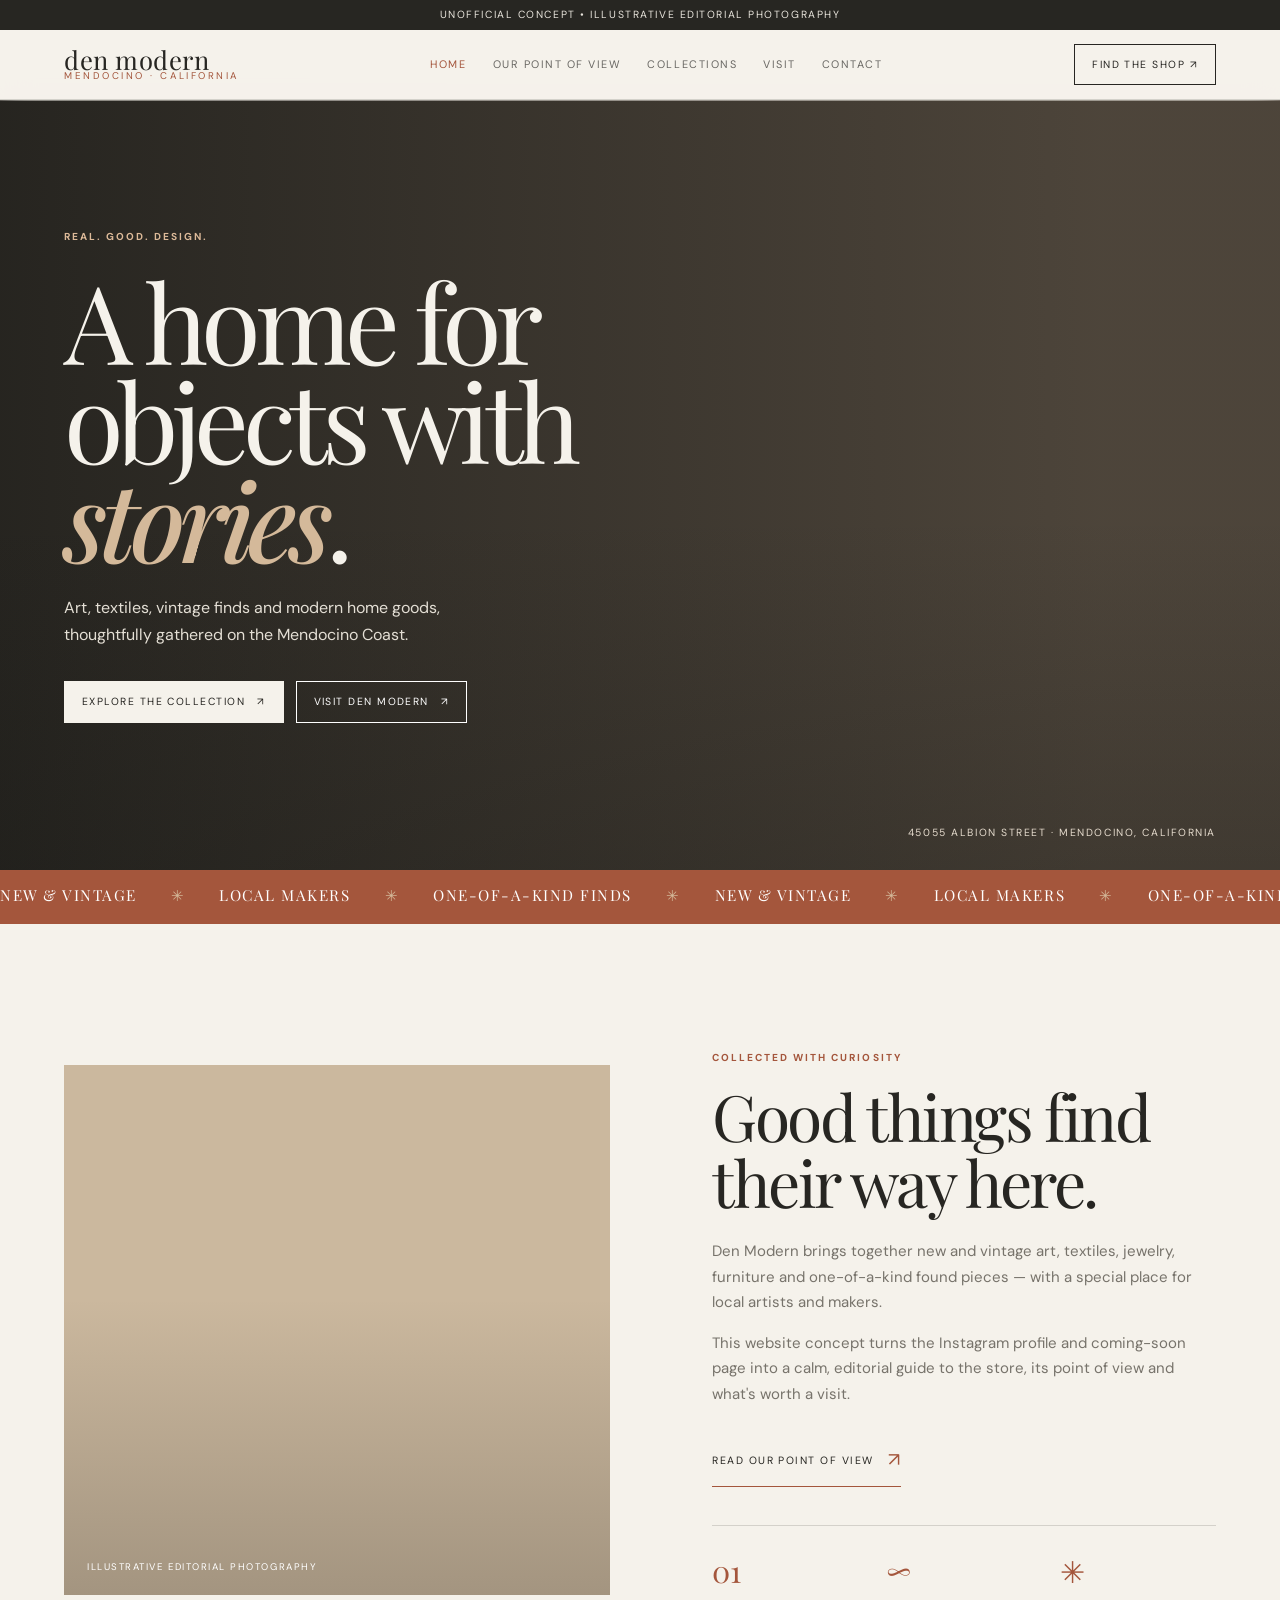
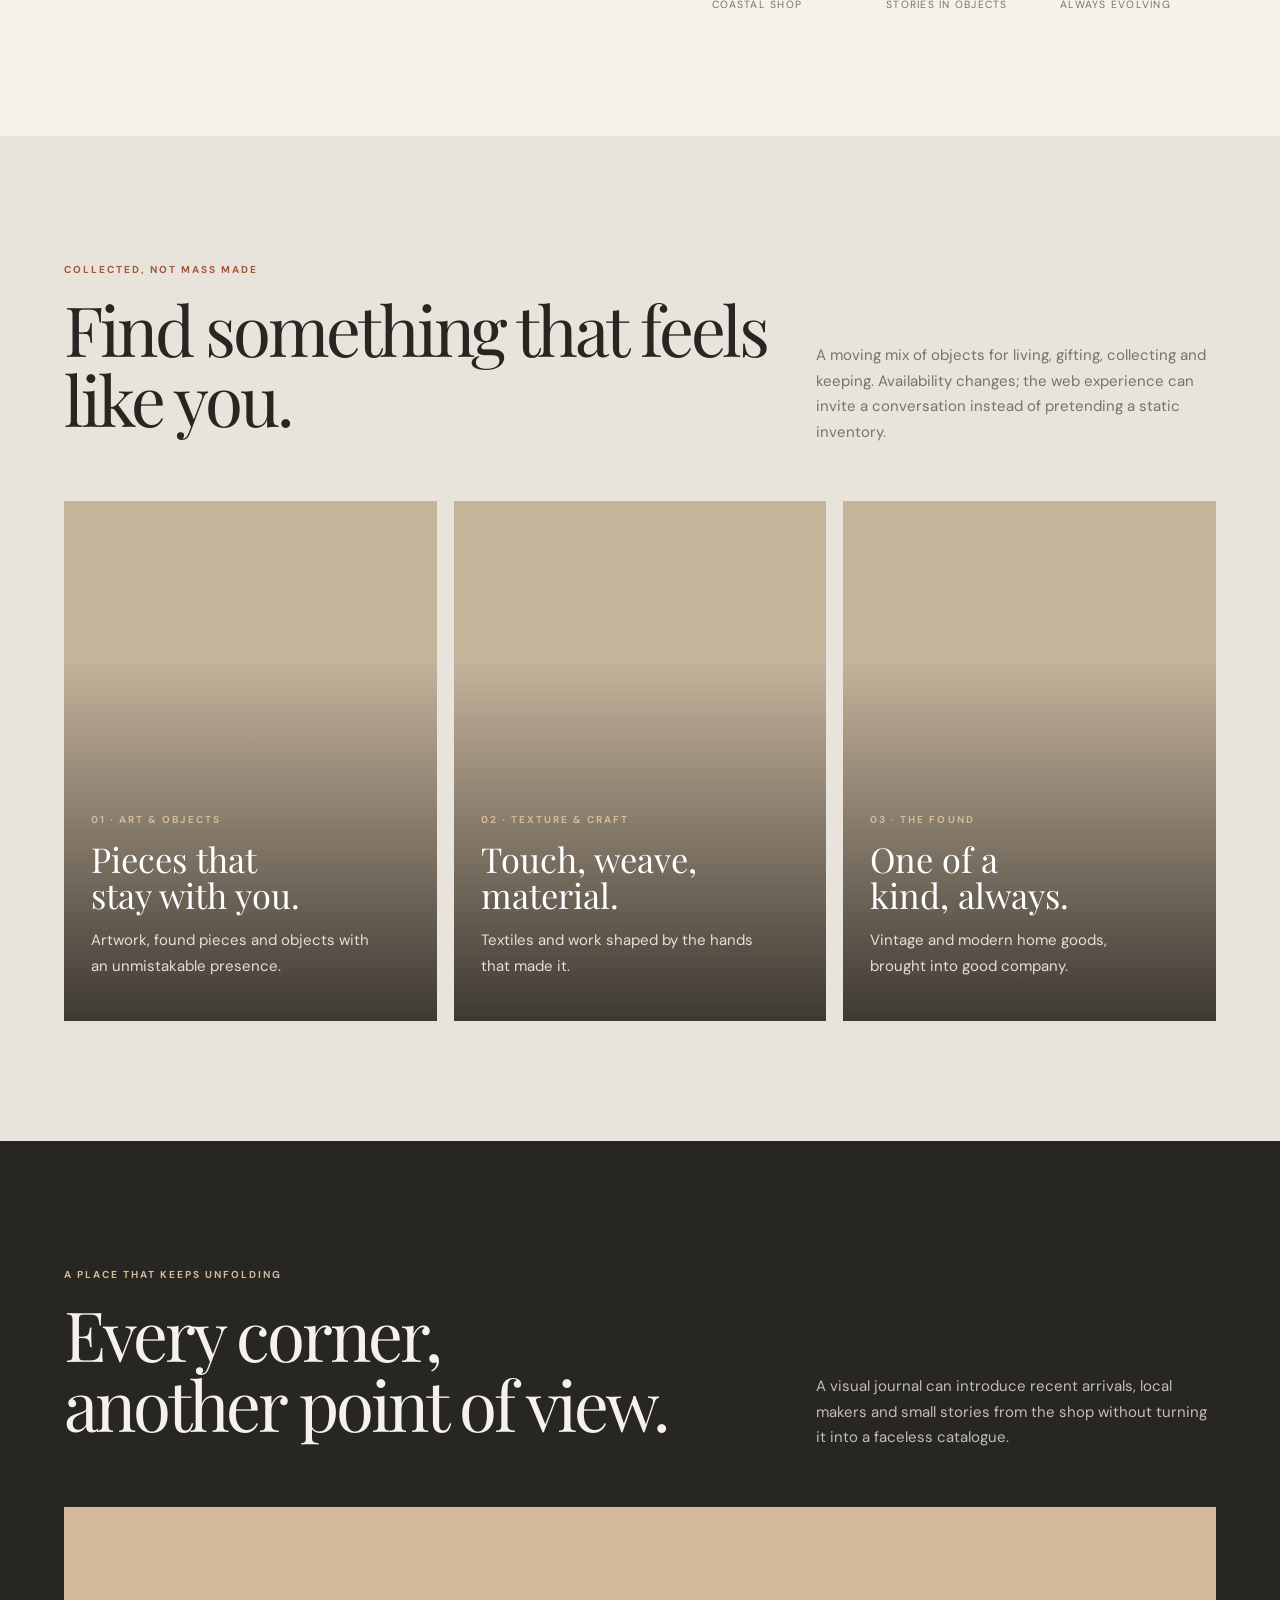
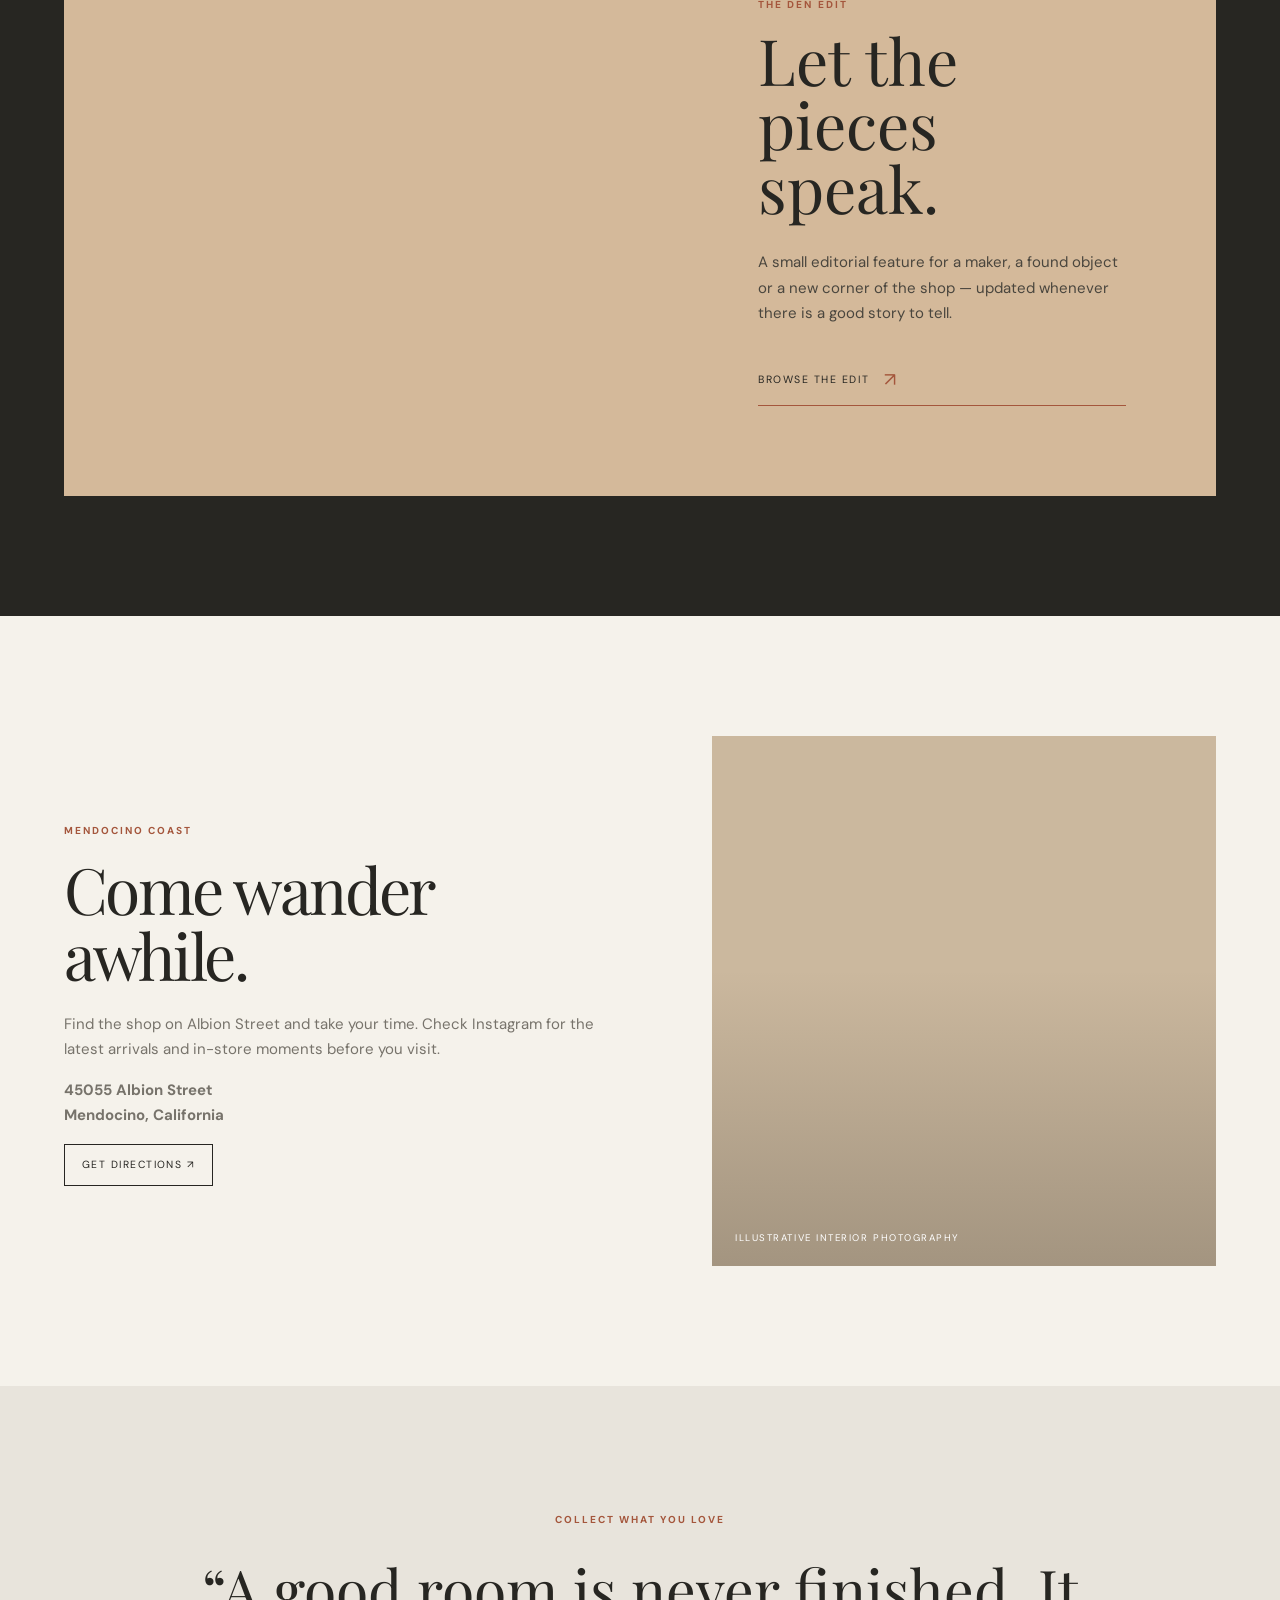
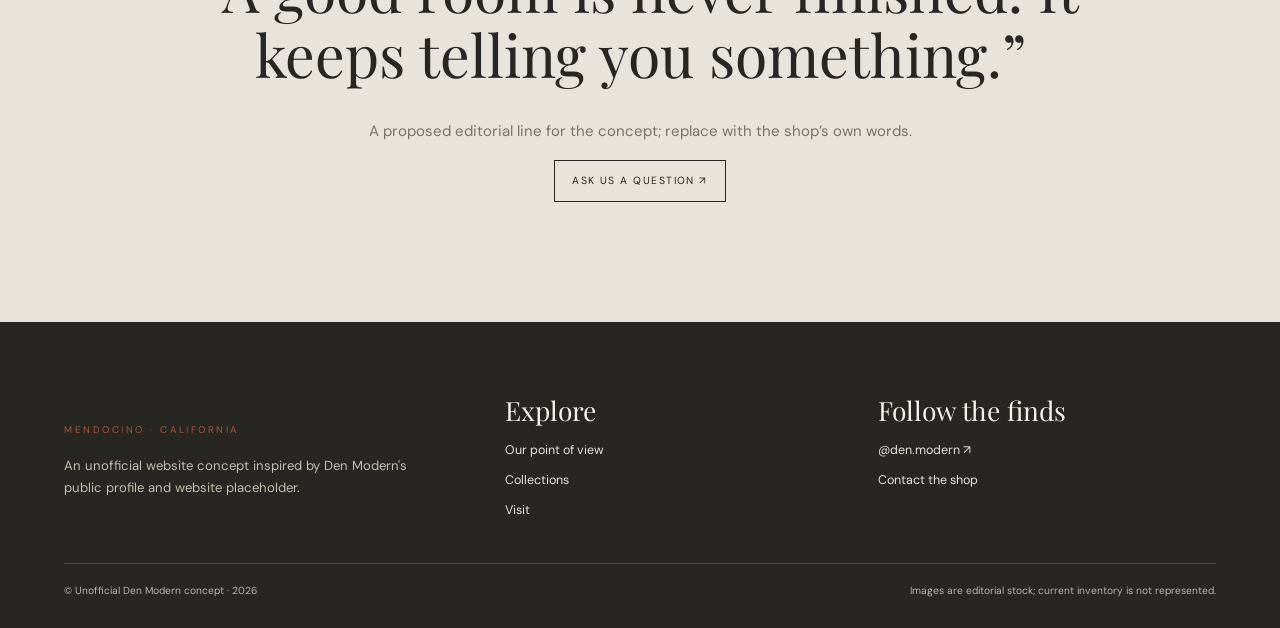
<file: index.html>
<!doctype html><html lang="en"><head><meta charset="utf-8"><meta name="viewport" content="width=device-width,initial-scale=1"><meta name="description" content="An unofficial website concept for Den Modern, a coastal vintage and modern home goods boutique."><title>Den Modern — Real. Good. Design.</title><link rel="stylesheet" href="style.css"></head><body><div class="read-progress"></div><div class="concept-note">Unofficial concept • illustrative editorial photography</div><header class="site-header"><div class="nav-wrap"><a class="brand" href="index.html"><b>den modern</b>MENDOCINO · CALIFORNIA</a><button class="menu-toggle" aria-label="Open menu" aria-expanded="false">☰</button><nav class="site-nav"><a href="index.html" aria-current="page">Home</a><a href="story.html">Our point of view</a><a href="collections.html">Collections</a><a href="visit.html">Visit</a><a href="contact.html">Contact</a></nav><a class="nav-cta" href="visit.html">Find the shop ↗</a></div></header><main><section class="hero"><div class="hero-inner"><span class="eyebrow" style="color:#ddba99">Real. Good. Design.</span><h1 class="display">A home for<br>objects with<br><em class="rotate-word" data-rotate="stories|character|soul">stories</em>.</h1><p class="hero-copy">Art, textiles, vintage finds and modern home goods, thoughtfully gathered on the Mendocino Coast.</p><div class="hero-actions"><a class="button button--light" href="collections.html">Explore the collection <span>↗</span></a><a class="button" style="border-color:#fff;color:#fff" href="visit.html">Visit Den Modern <span>↗</span></a></div></div><div class="hero-meta">45055 Albion Street · Mendocino, California</div></section><div class="ticker"><div class="ticker-track"><span>New & vintage</span><span>Local makers</span><span>One-of-a-kind finds</span><span>New & vintage</span><span>Local makers</span><span>One-of-a-kind finds</span></div></div><section class="section"><div class="split"><div class="photo photo--art" data-reveal><span class="photo-note">Illustrative editorial photography</span></div><div class="content" data-reveal><span class="eyebrow">Collected with curiosity</span><h2>Good things find their way here.</h2><p>Den Modern brings together new and vintage art, textiles, jewelry, furniture and one-of-a-kind found pieces — with a special place for local artists and makers.</p><p>This website concept turns the Instagram profile and coming-soon page into a calm, editorial guide to the store, its point of view and what's worth a visit.</p><a class="text-link" href="story.html">Read our point of view <span>↗</span></a><div class="stats"><div class="stat"><strong>01</strong><span>Coastal shop</span></div><div class="stat"><strong>∞</strong><span>Stories in objects</span></div><div class="stat"><strong>✳</strong><span>Always evolving</span></div></div></div></div></section><section class="section section--cream"><div class="section-head" data-reveal><div><span class="eyebrow">Collected, not mass made</span><h2>Find something that feels like you.</h2></div><p>A moving mix of objects for living, gifting, collecting and keeping. Availability changes; the web experience can invite a conversation instead of pretending a static inventory.</p></div><div class="cards"><a class="card card--portrait" style="--image:url('https://images.unsplash.com/photo-1579783902614-a3fb3927b6a5?auto=format&fit=crop&w=950&q=85')" href="collections.html" data-reveal><div class="card-body"><span class="eyebrow">01 · Art & objects</span><h3>Pieces that<br>stay with you.</h3><p>Artwork, found pieces and objects with an unmistakable presence.</p></div></a><a class="card" style="--image:url('https://images.unsplash.com/photo-1490312278390-ab64016e0aa9?auto=format&fit=crop&w=950&q=85')" href="collections.html" data-reveal><div class="card-body"><span class="eyebrow">02 · Texture & craft</span><h3>Touch, weave,<br>material.</h3><p>Textiles and work shaped by the hands that made it.</p></div></a><a class="card card--portrait" style="--image:url('https://images.unsplash.com/photo-1600210492486-724fe5c67fb0?auto=format&fit=crop&w=950&q=85')" href="collections.html" data-reveal><div class="card-body"><span class="eyebrow">03 · The found</span><h3>One of a<br>kind, always.</h3><p>Vintage and modern home goods, brought into good company.</p></div></a></div></section><section class="section section--ink"><div class="section-head" data-reveal><div><span class="eyebrow" style="color:#d4b99a">A place that keeps unfolding</span><h2>Every corner,<br>another point of view.</h2></div><p>A visual journal can introduce recent arrivals, local makers and small stories from the shop without turning it into a faceless catalogue.</p></div><div class="feature-band" data-reveal><div class="feature-band__image"></div><div class="feature-band__copy"><span class="eyebrow">The Den edit</span><h2>Let the pieces speak.</h2><p>A small editorial feature for a maker, a found object or a new corner of the shop — updated whenever there is a good story to tell.</p><a class="text-link" href="collections.html">Browse the edit <span>↗</span></a></div></div></section><section class="section"><div class="split"><div class="content" data-reveal><span class="eyebrow">Mendocino Coast</span><h2>Come wander awhile.</h2><p>Find the shop on Albion Street and take your time. Check Instagram for the latest arrivals and in-store moments before you visit.</p><p><strong>45055 Albion Street<br>Mendocino, California</strong></p><a class="button" href="https://maps.google.com/?q=45055+Albion+Street+Mendocino+CA" target="_blank" rel="noreferrer">Get directions ↗</a></div><div class="photo photo--room" data-reveal><span class="photo-note">Illustrative interior photography</span></div></div></section><section class="section section--cream"><div class="quote-panel" data-reveal><span class="eyebrow">Collect what you love</span><blockquote>“A good room is never finished. It keeps telling you something.”</blockquote><p style="color:var(--muted)">A proposed editorial line for the concept; replace with the shop’s own words.</p><a class="button" href="contact.html">Ask us a question ↗</a></div></section></main><footer class="foot"><div class="foot-inner"><div><a class="brand" href="index.html"><b>den modern</b>MENDOCINO · CALIFORNIA</a><p>An unofficial website concept inspired by Den Modern's public profile and website placeholder.</p></div><div><h3>Explore</h3><div class="foot-links"><a href="story.html">Our point of view</a><a href="collections.html">Collections</a><a href="visit.html">Visit</a></div></div><div><h3>Follow the finds</h3><div class="foot-links"><a href="https://www.instagram.com/den.modern/" target="_blank" rel="noreferrer">@den.modern ↗</a><a href="contact.html">Contact the shop</a></div></div></div><div class="foot-bottom"><span>© Unofficial Den Modern concept · 2026</span><span>Images are editorial stock; current inventory is not represented.</span></div></footer><div class="toast" role="status"></div><script src="motion.js"></script></body></html>
</file>
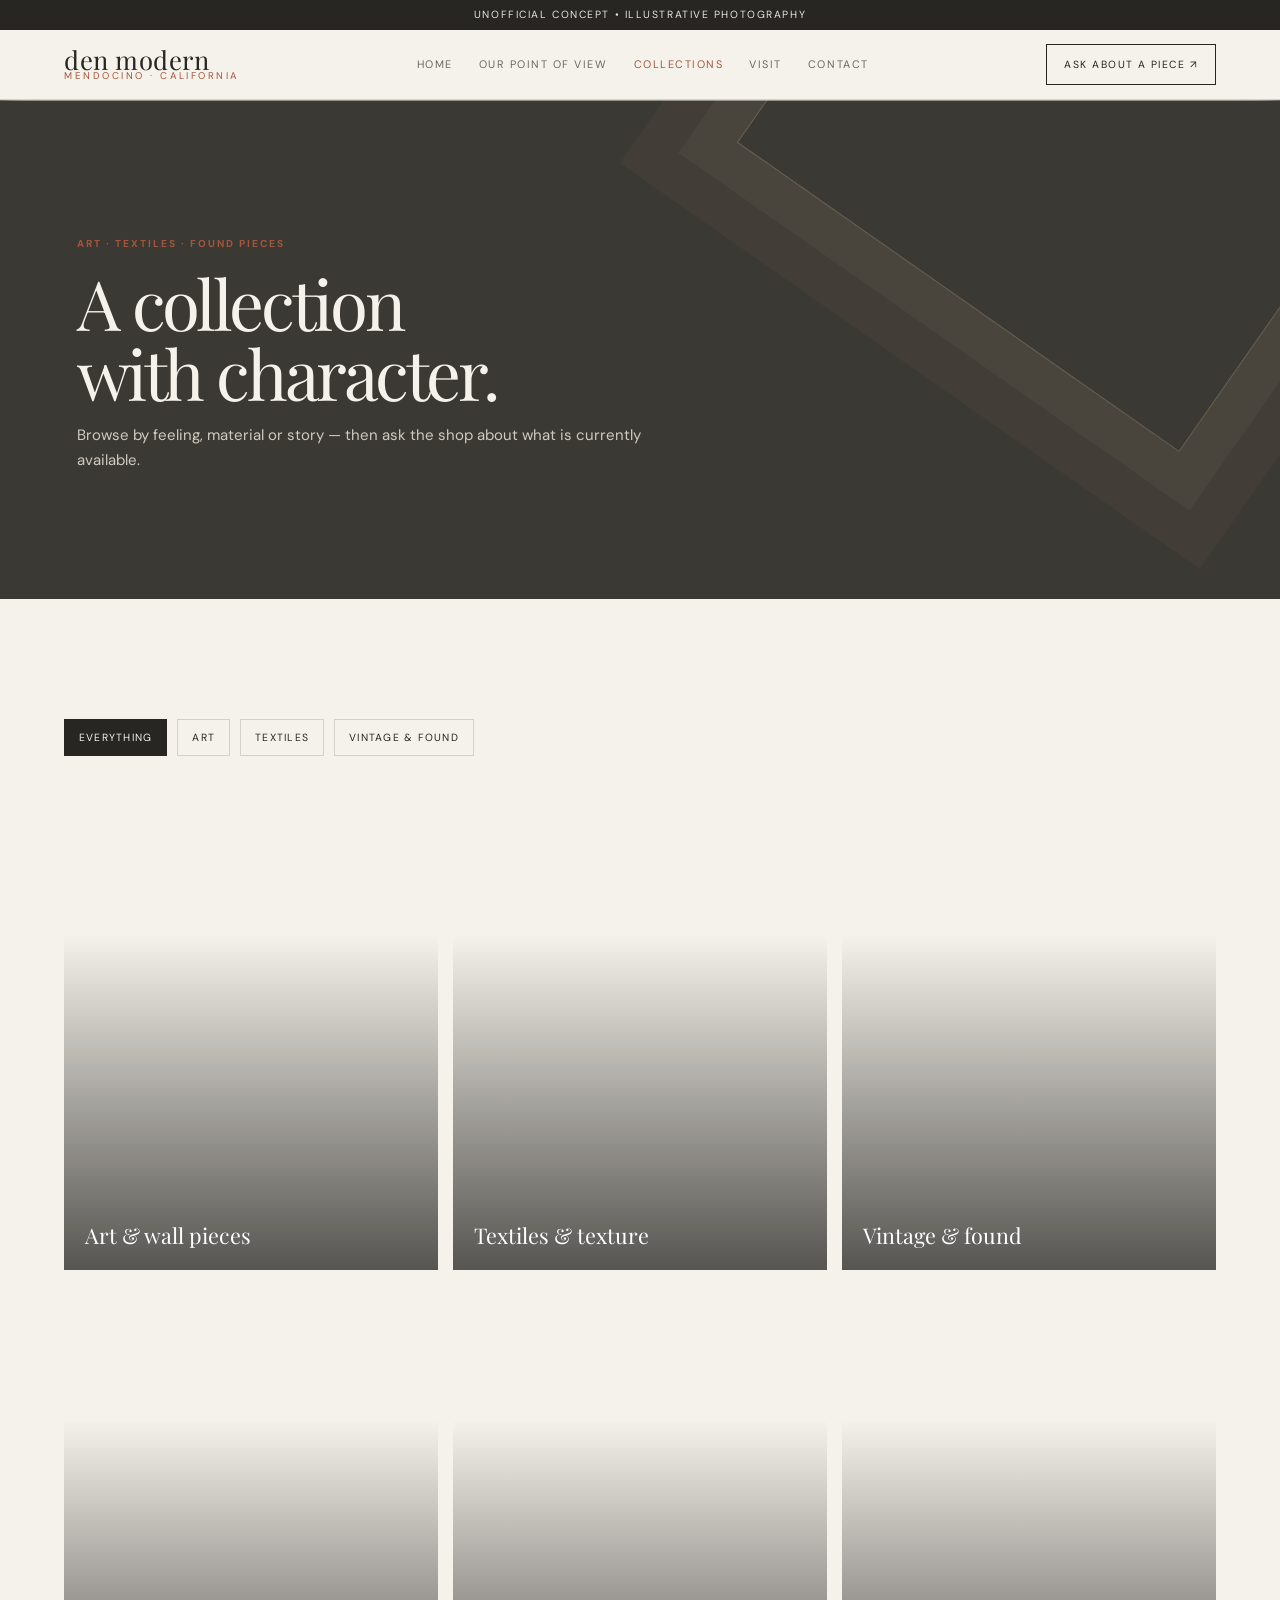
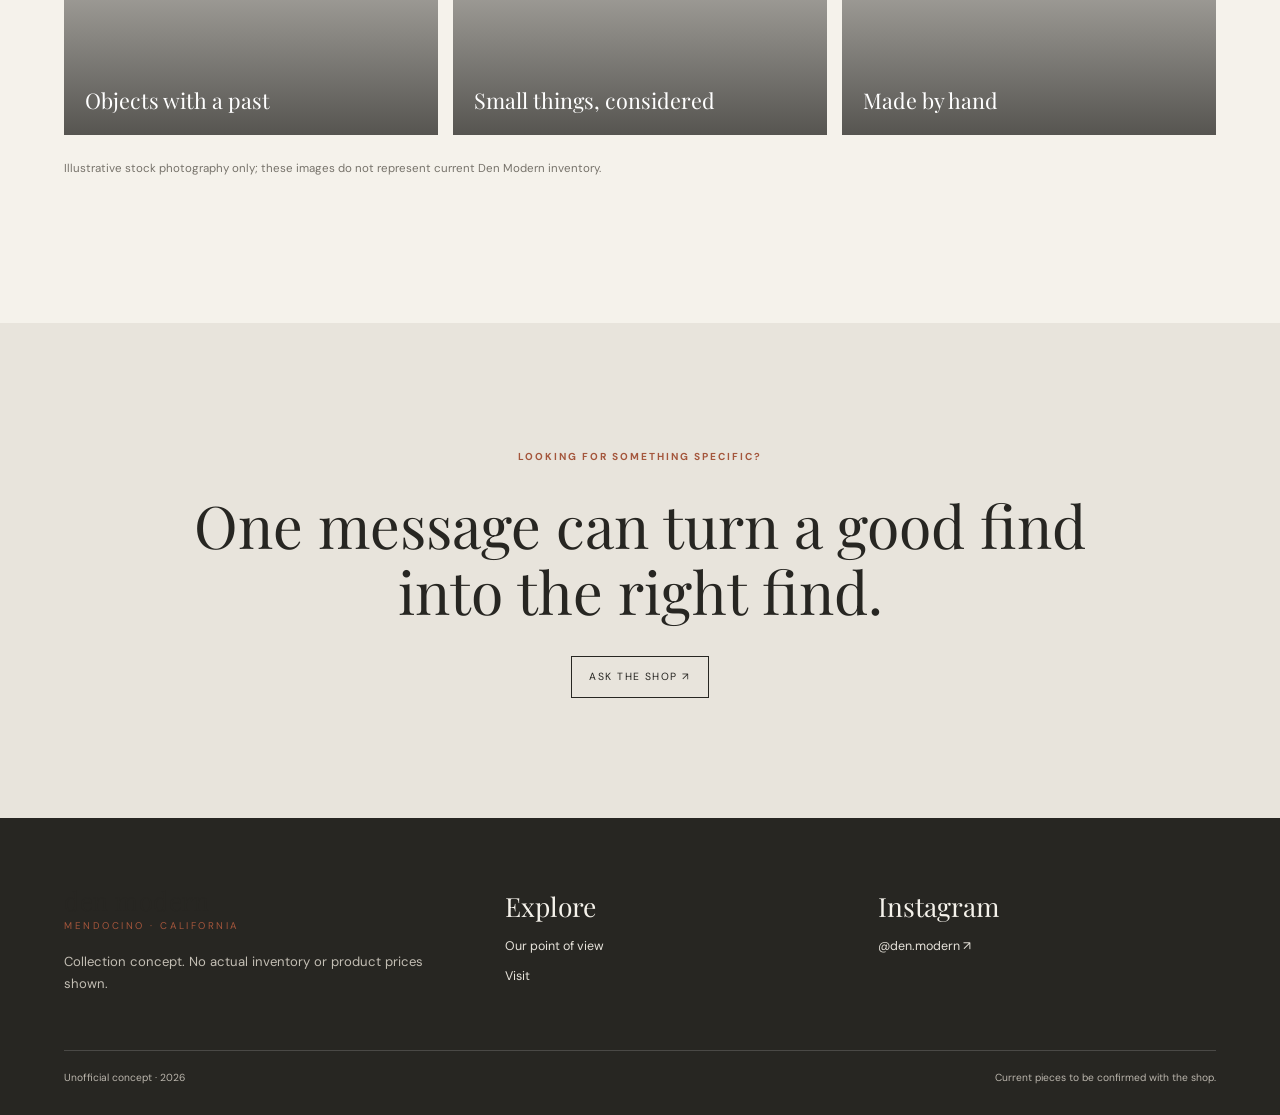
<file: collections.html>
<!doctype html><html lang="en"><head><meta charset="utf-8"><meta name="viewport" content="width=device-width,initial-scale=1"><title>Collections — Den Modern Concept</title><link rel="stylesheet" href="style.css"></head><body><div class="read-progress"></div><div class="concept-note">Unofficial concept • illustrative photography</div><header class="site-header"><div class="nav-wrap"><a class="brand" href="index.html"><b>den modern</b>MENDOCINO · CALIFORNIA</a><button class="menu-toggle" aria-label="Open menu" aria-expanded="false">☰</button><nav class="site-nav"><a href="index.html">Home</a><a href="story.html">Our point of view</a><a href="collections.html" aria-current="page">Collections</a><a href="visit.html">Visit</a><a href="contact.html">Contact</a></nav><a class="nav-cta" href="contact.html">Ask about a piece ↗</a></div></header><main><section class="page-hero"><div class="inner"><span class="eyebrow">Art · textiles · found pieces</span><h1>A collection<br>with character.</h1><p>Browse by feeling, material or story — then ask the shop about what is currently available.</p></div></section><section class="section"><div class="filter-bar" data-filter-group><button class="is-active" aria-pressed="true" data-filter="all">Everything</button><button aria-pressed="false" data-filter="art">Art</button><button aria-pressed="false" data-filter="textiles">Textiles</button><button aria-pressed="false" data-filter="vintage">Vintage & found</button></div><div class="gallery-grid"><a class="gallery-item" data-kind="art" style="--image:url('https://images.unsplash.com/photo-1579783902614-a3fb3927b6a5?auto=format&fit=crop&w=900&q=85')" href="contact.html"><span>Art & wall pieces</span></a><a class="gallery-item" data-kind="textiles" style="--image:url('https://images.unsplash.com/photo-1600210492486-724fe5c67fb0?auto=format&fit=crop&w=900&q=85')" href="contact.html"><span>Textiles & texture</span></a><a class="gallery-item" data-kind="vintage" style="--image:url('https://images.unsplash.com/photo-1490312278390-ab64016e0aa9?auto=format&fit=crop&w=900&q=85')" href="contact.html"><span>Vintage & found</span></a><a class="gallery-item" data-kind="art vintage" style="--image:url('https://images.unsplash.com/photo-1577083288073-40892c0860a4?auto=format&fit=crop&w=900&q=85')" href="contact.html"><span>Objects with a past</span></a><a class="gallery-item" data-kind="textiles vintage" style="--image:url('https://images.unsplash.com/photo-1494438639946-1ebd1d20bf85?auto=format&fit=crop&w=900&q=85')" href="contact.html"><span>Small things, considered</span></a><a class="gallery-item" data-kind="art textiles" style="--image:url('https://images.unsplash.com/photo-1513519245088-0e12902e5a38?auto=format&fit=crop&w=900&q=85')" href="contact.html"><span>Made by hand</span></a></div><p style="max-width:1240px;margin:24px auto;color:var(--muted);font-size:.72rem">Illustrative stock photography only; these images do not represent current Den Modern inventory.</p></section><section class="section section--cream"><div class="quote-panel"><span class="eyebrow">Looking for something specific?</span><blockquote>One message can turn a good find into the right find.</blockquote><a class="button" href="contact.html">Ask the shop ↗</a></div></section></main><footer class="foot"><div class="foot-inner"><div><a class="brand" href="index.html"><b>den modern</b>MENDOCINO · CALIFORNIA</a><p>Collection concept. No actual inventory or product prices shown.</p></div><div><h3>Explore</h3><div class="foot-links"><a href="story.html">Our point of view</a><a href="visit.html">Visit</a></div></div><div><h3>Instagram</h3><div class="foot-links"><a href="https://www.instagram.com/den.modern/" target="_blank" rel="noreferrer">@den.modern ↗</a></div></div></div><div class="foot-bottom"><span>Unofficial concept · 2026</span><span>Current pieces to be confirmed with the shop.</span></div></footer><div class="toast" role="status"></div><script src="motion.js"></script></body></html>
</file>
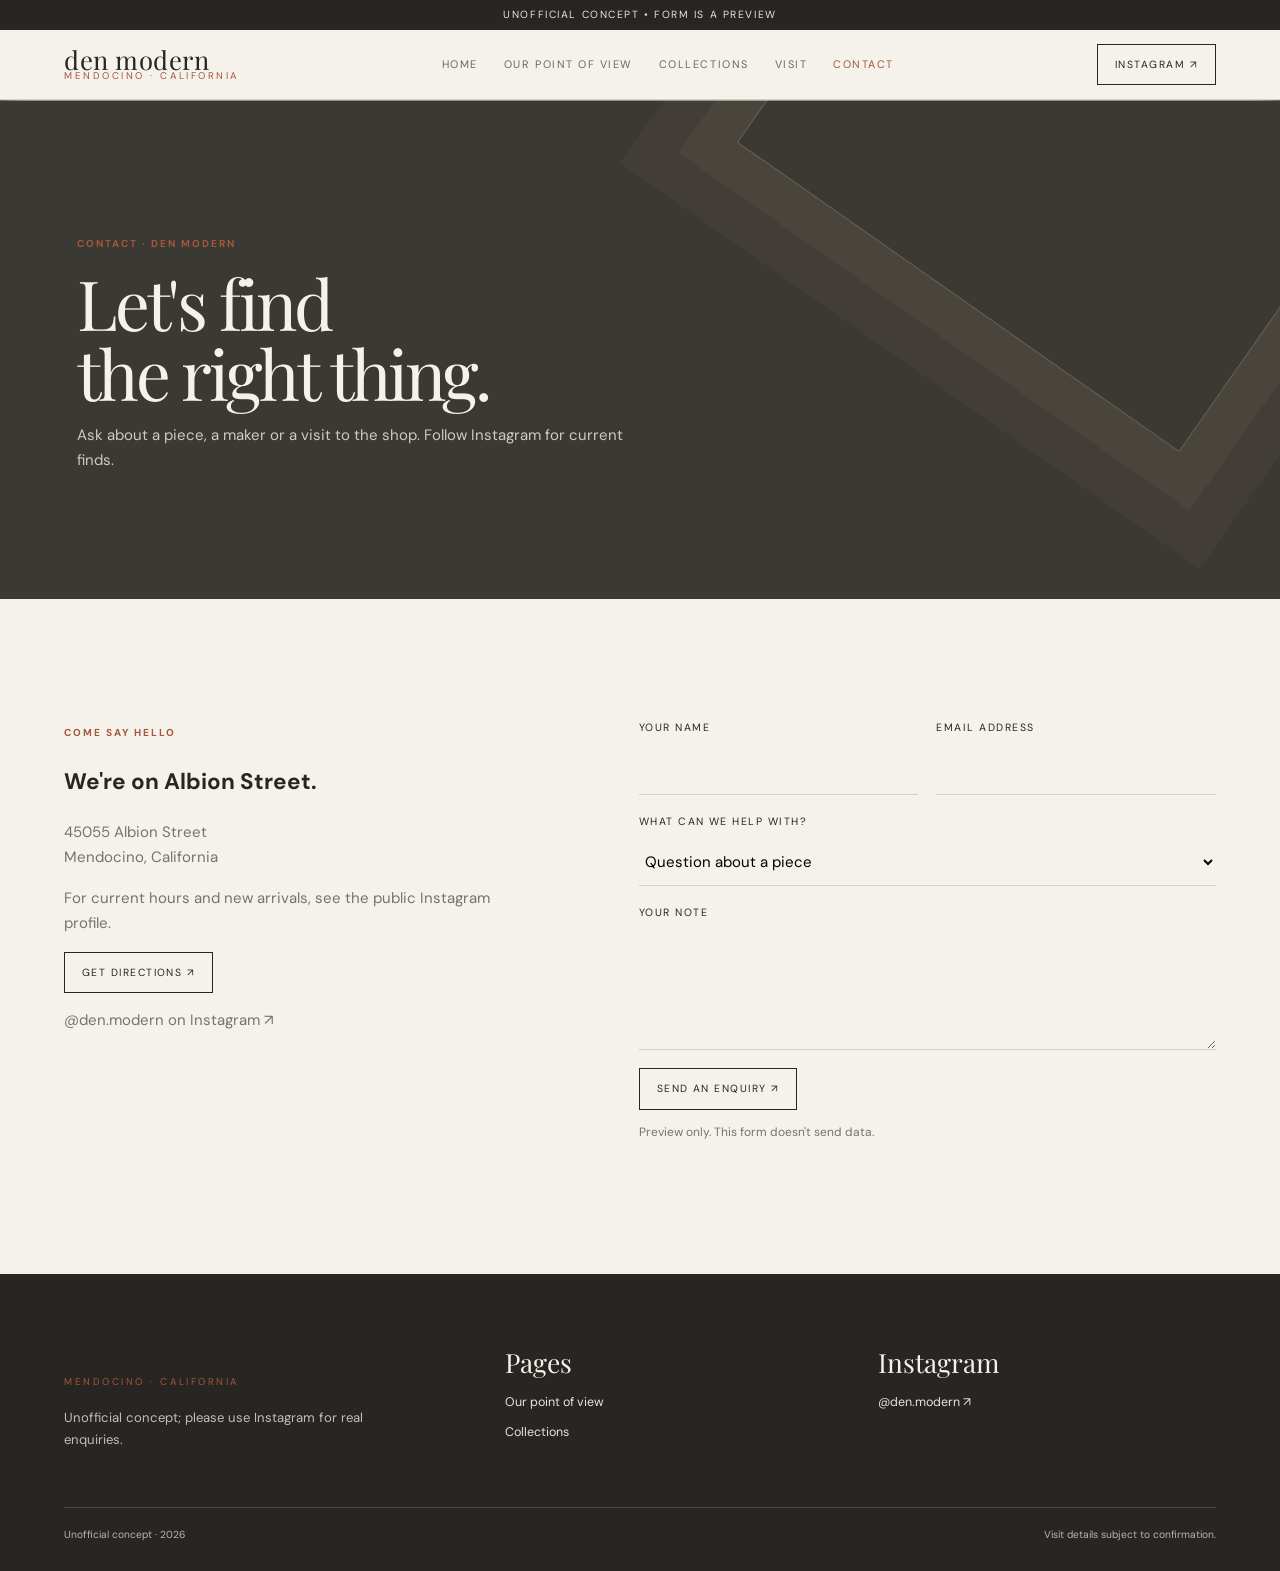
<file: contact.html>
<!doctype html><html lang="en"><head><meta charset="utf-8"><meta name="viewport" content="width=device-width,initial-scale=1"><title>Contact — Den Modern Concept</title><link rel="stylesheet" href="style.css"></head><body><div class="read-progress"></div><div class="concept-note">Unofficial concept • form is a preview</div><header class="site-header"><div class="nav-wrap"><a class="brand" href="index.html"><b>den modern</b>MENDOCINO · CALIFORNIA</a><button class="menu-toggle" aria-label="Open menu" aria-expanded="false">☰</button><nav class="site-nav"><a href="index.html">Home</a><a href="story.html">Our point of view</a><a href="collections.html">Collections</a><a href="visit.html">Visit</a><a href="contact.html" aria-current="page">Contact</a></nav><a class="nav-cta" href="https://www.instagram.com/den.modern/" target="_blank" rel="noreferrer">Instagram ↗</a></div></header><main><section class="page-hero"><div class="inner"><span class="eyebrow">Contact · Den Modern</span><h1>Let's find<br>the right thing.</h1><p>Ask about a piece, a maker or a visit to the shop. Follow Instagram for current finds.</p></div></section><section class="section"><div class="contact-grid"><div class="contact-details" data-reveal><span class="eyebrow">Come say hello</span><h2>We're on Albion Street.</h2><p>45055 Albion Street<br>Mendocino, California</p><p>For current hours and new arrivals, see the public Instagram profile.</p><a class="button" href="https://maps.google.com/?q=45055+Albion+Street+Mendocino+CA" target="_blank" rel="noreferrer">Get directions ↗</a><p><a href="https://www.instagram.com/den.modern/" target="_blank" rel="noreferrer">@den.modern on Instagram ↗</a></p></div><form class="contact-form" data-demo-form data-reveal><div class="field"><label for="name">Your name</label><input id="name" name="name" required autocomplete="name"></div><div class="field"><label for="email">Email address</label><input id="email" name="email" type="email" required autocomplete="email"></div><div class="field field--full"><label for="subject">What can we help with?</label><select id="subject"><option>Question about a piece</option><option>Visit information</option><option>Maker or collection enquiry</option><option>Something else</option></select></div><div class="field field--full"><label for="message">Your note</label><textarea id="message" required></textarea></div><div class="field--full"><button class="button" type="submit">Send an enquiry ↗</button><p style="font-size:.75rem;color:var(--muted)">Preview only. This form doesn't send data.</p></div></form></div></section></main><footer class="foot"><div class="foot-inner"><div><a class="brand" href="index.html"><b>den modern</b>MENDOCINO · CALIFORNIA</a><p>Unofficial concept; please use Instagram for real enquiries.</p></div><div><h3>Pages</h3><div class="foot-links"><a href="story.html">Our point of view</a><a href="collections.html">Collections</a></div></div><div><h3>Instagram</h3><div class="foot-links"><a href="https://www.instagram.com/den.modern/" target="_blank" rel="noreferrer">@den.modern ↗</a></div></div></div><div class="foot-bottom"><span>Unofficial concept · 2026</span><span>Visit details subject to confirmation.</span></div></footer><div class="toast" role="status"></div><script src="motion.js"></script></body></html>
</file>
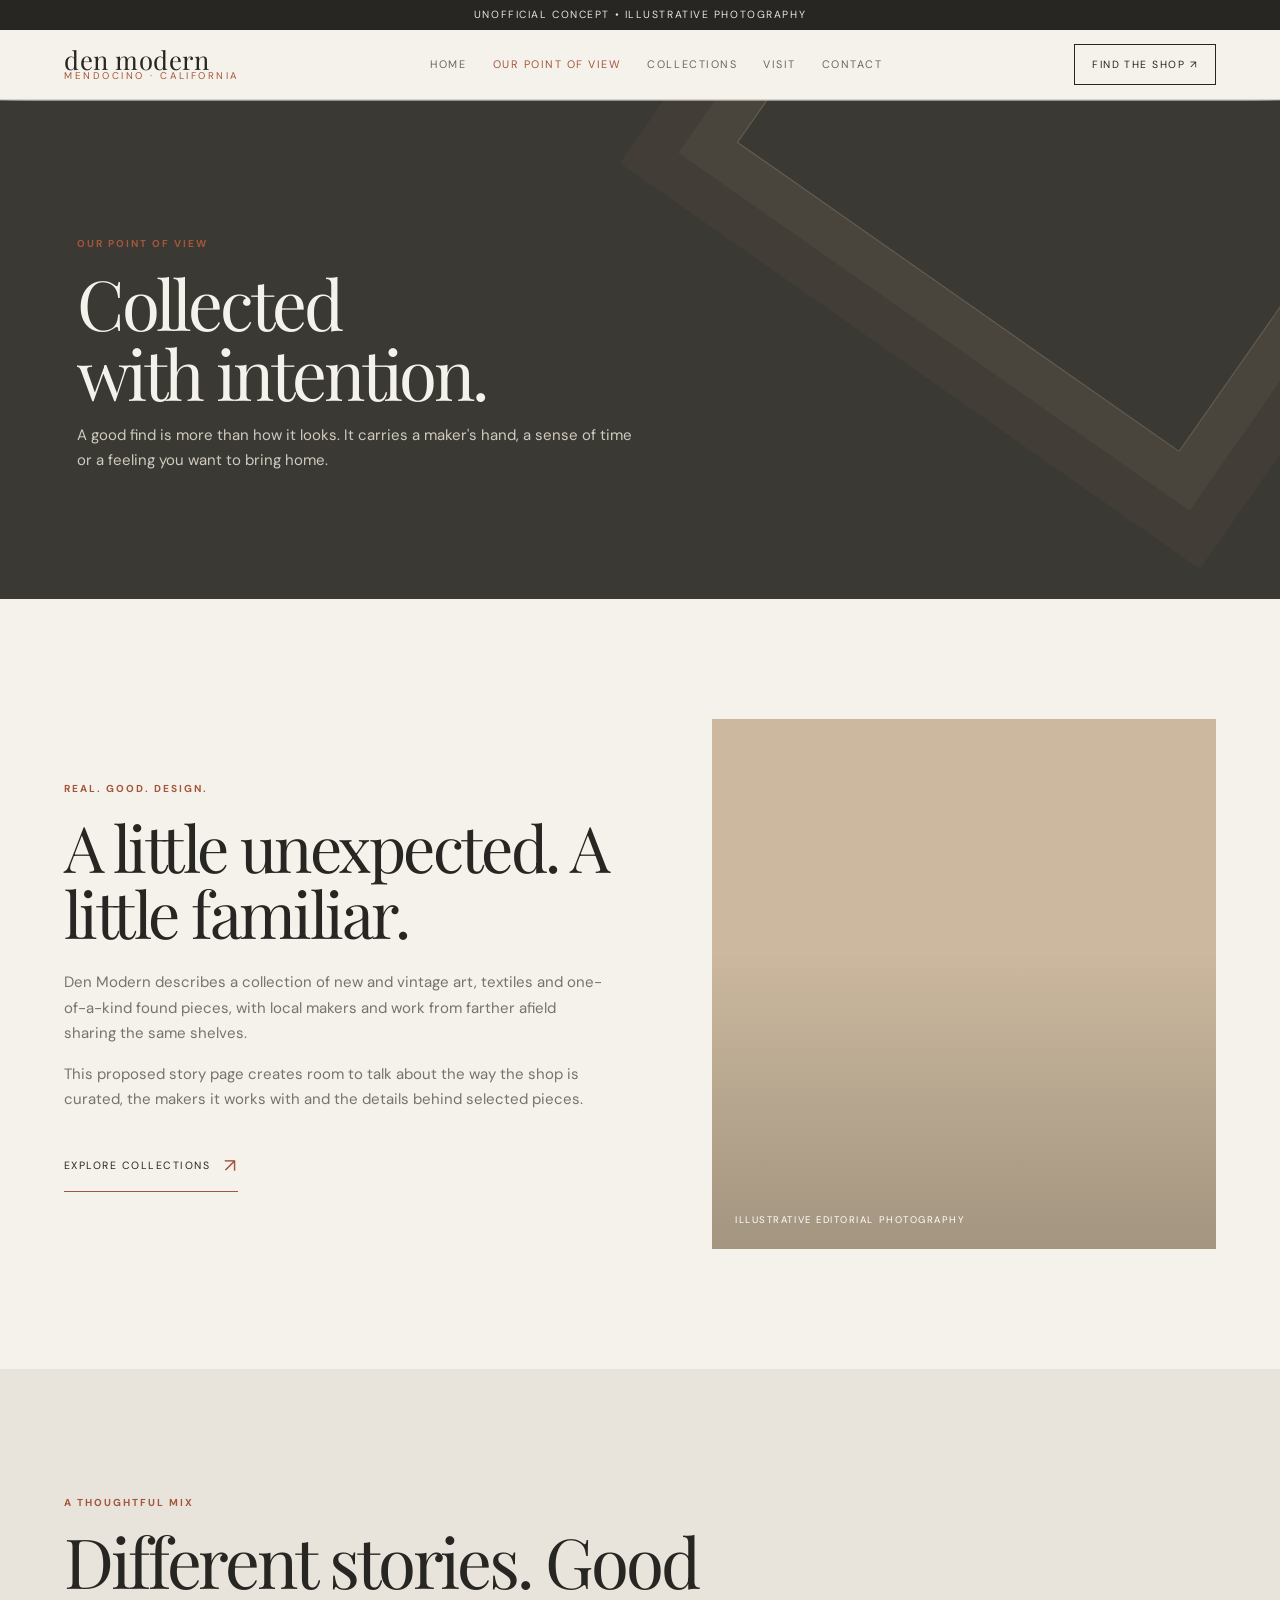
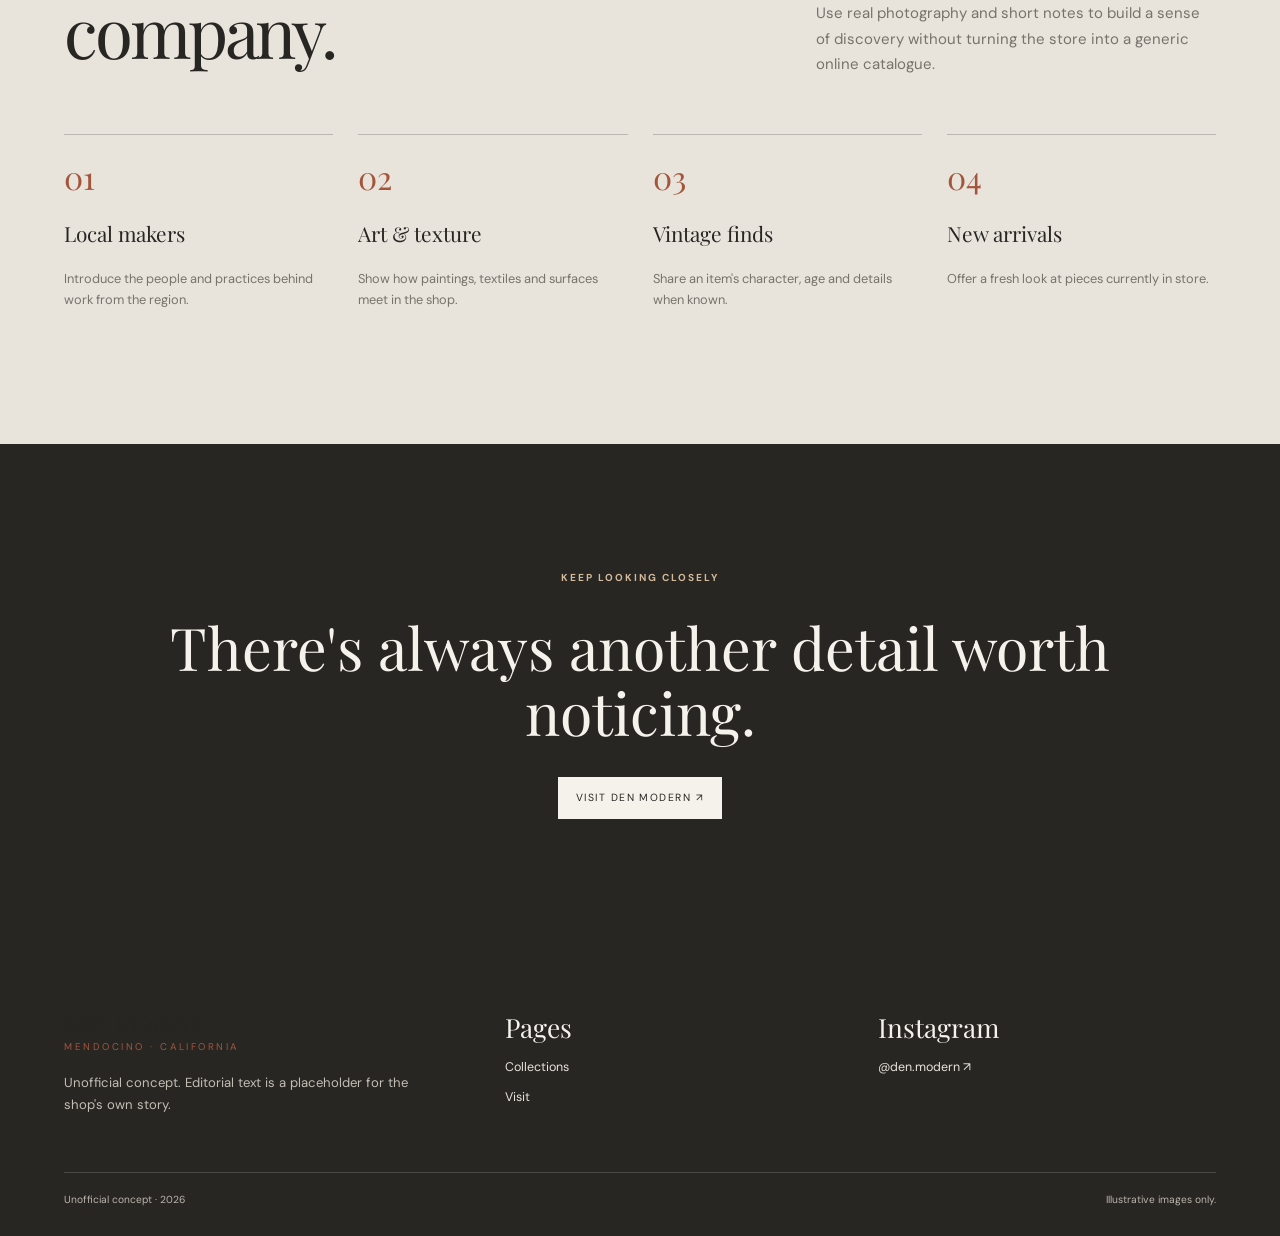
<file: story.html>
<!doctype html><html lang="en"><head><meta charset="utf-8"><meta name="viewport" content="width=device-width,initial-scale=1"><title>Our Point of View — Den Modern Concept</title><link rel="stylesheet" href="style.css"></head><body><div class="read-progress"></div><div class="concept-note">Unofficial concept • illustrative photography</div><header class="site-header"><div class="nav-wrap"><a class="brand" href="index.html"><b>den modern</b>MENDOCINO · CALIFORNIA</a><button class="menu-toggle" aria-label="Open menu" aria-expanded="false">☰</button><nav class="site-nav"><a href="index.html">Home</a><a href="story.html" aria-current="page">Our point of view</a><a href="collections.html">Collections</a><a href="visit.html">Visit</a><a href="contact.html">Contact</a></nav><a class="nav-cta" href="visit.html">Find the shop ↗</a></div></header><main><section class="page-hero"><div class="inner"><span class="eyebrow">Our point of view</span><h1>Collected<br>with intention.</h1><p>A good find is more than how it looks. It carries a maker's hand, a sense of time or a feeling you want to bring home.</p></div></section><section class="section"><div class="split"><div class="content" data-reveal><span class="eyebrow">Real. Good. Design.</span><h2>A little unexpected. A little familiar.</h2><p>Den Modern describes a collection of new and vintage art, textiles and one-of-a-kind found pieces, with local makers and work from farther afield sharing the same shelves.</p><p>This proposed story page creates room to talk about the way the shop is curated, the makers it works with and the details behind selected pieces.</p><a class="text-link" href="collections.html">Explore collections <span>↗</span></a></div><div class="photo photo--object" data-reveal><span class="photo-note">Illustrative editorial photography</span></div></div></section><section class="section section--cream"><div class="section-head"><div><span class="eyebrow">A thoughtful mix</span><h2>Different stories. Good company.</h2></div><p>Use real photography and short notes to build a sense of discovery without turning the store into a generic online catalogue.</p></div><div class="steps"><div class="step"><b>01</b><h3>Local makers</h3><p>Introduce the people and practices behind work from the region.</p></div><div class="step"><b>02</b><h3>Art & texture</h3><p>Show how paintings, textiles and surfaces meet in the shop.</p></div><div class="step"><b>03</b><h3>Vintage finds</h3><p>Share an item's character, age and details when known.</p></div><div class="step"><b>04</b><h3>New arrivals</h3><p>Offer a fresh look at pieces currently in store.</p></div></div></section><section class="section section--ink"><div class="quote-panel"><span class="eyebrow" style="color:var(--sand)">Keep looking closely</span><blockquote>There's always another detail worth noticing.</blockquote><a class="button button--light" href="visit.html">Visit Den Modern ↗</a></div></section></main><footer class="foot"><div class="foot-inner"><div><a class="brand" href="index.html"><b>den modern</b>MENDOCINO · CALIFORNIA</a><p>Unofficial concept. Editorial text is a placeholder for the shop's own story.</p></div><div><h3>Pages</h3><div class="foot-links"><a href="collections.html">Collections</a><a href="visit.html">Visit</a></div></div><div><h3>Instagram</h3><div class="foot-links"><a href="https://www.instagram.com/den.modern/" target="_blank" rel="noreferrer">@den.modern ↗</a></div></div></div><div class="foot-bottom"><span>Unofficial concept · 2026</span><span>Illustrative images only.</span></div></footer><div class="toast" role="status"></div><script src="motion.js"></script></body></html>
</file>
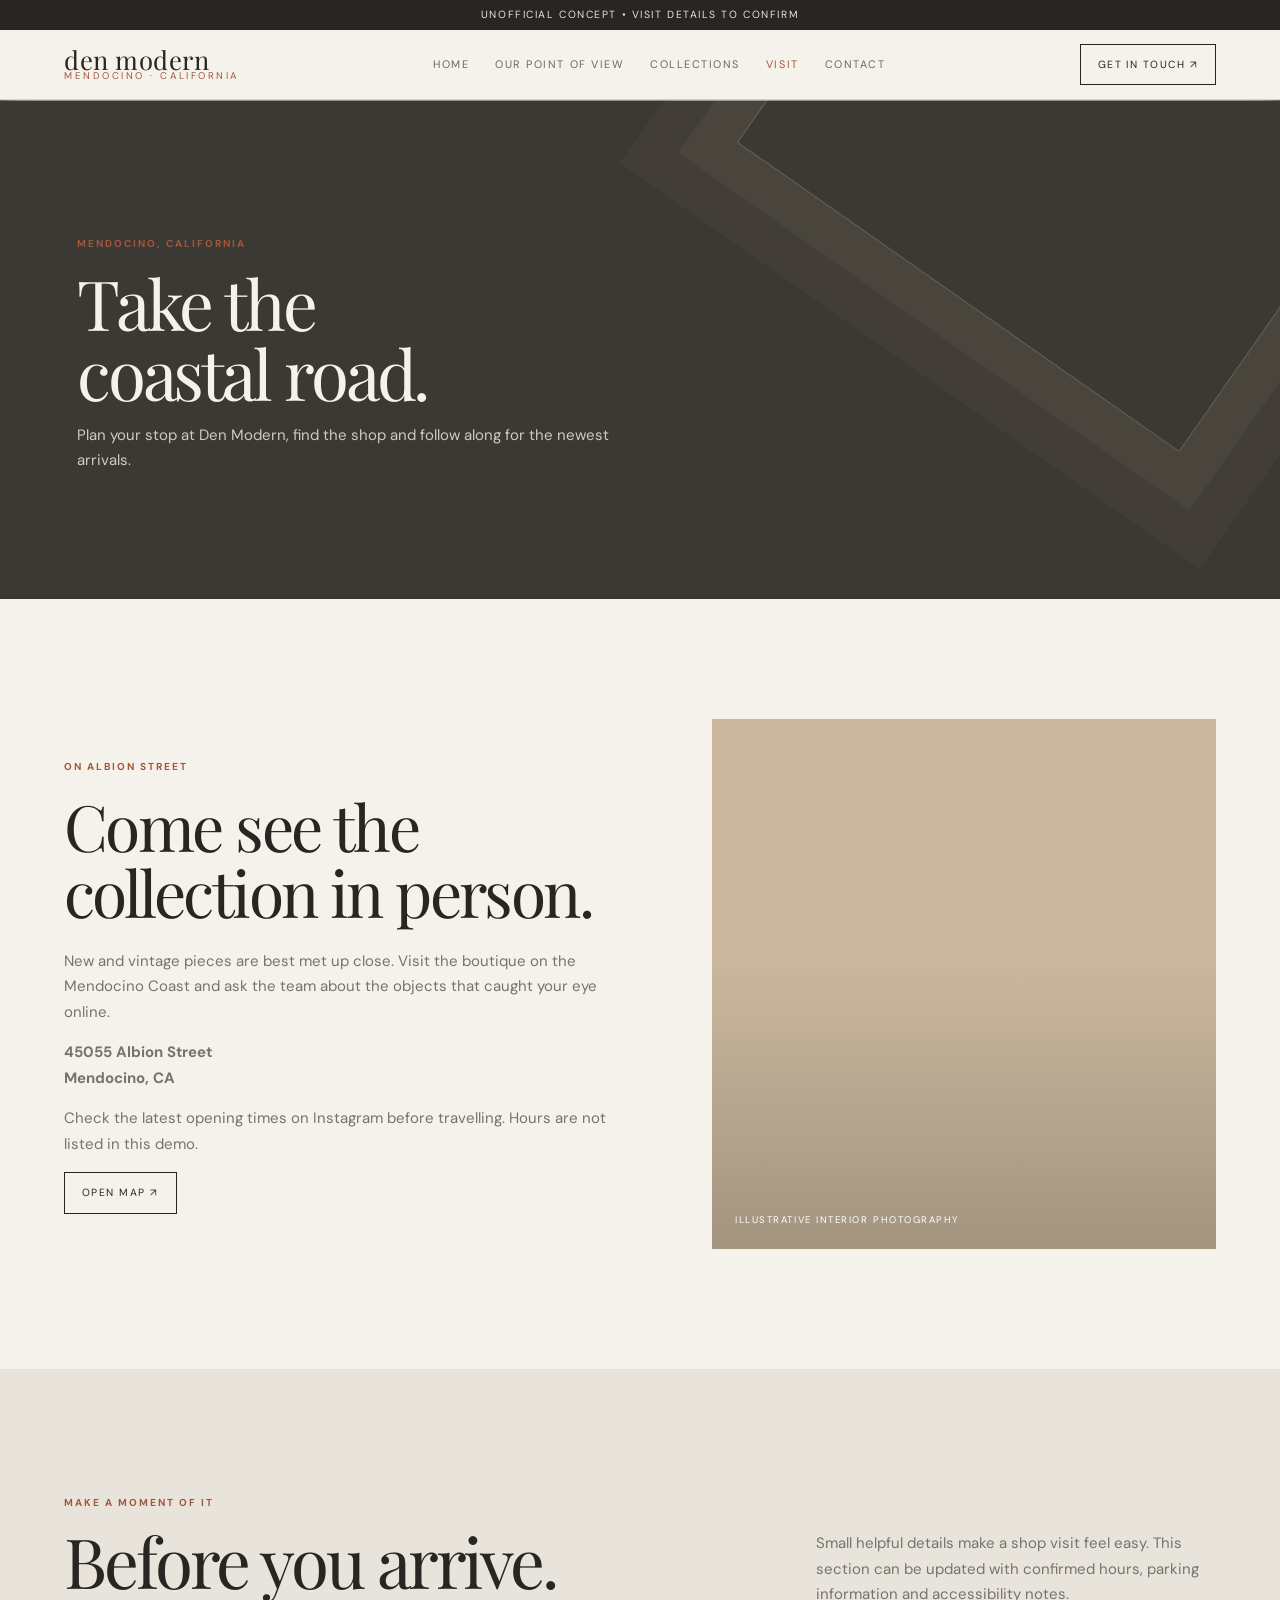
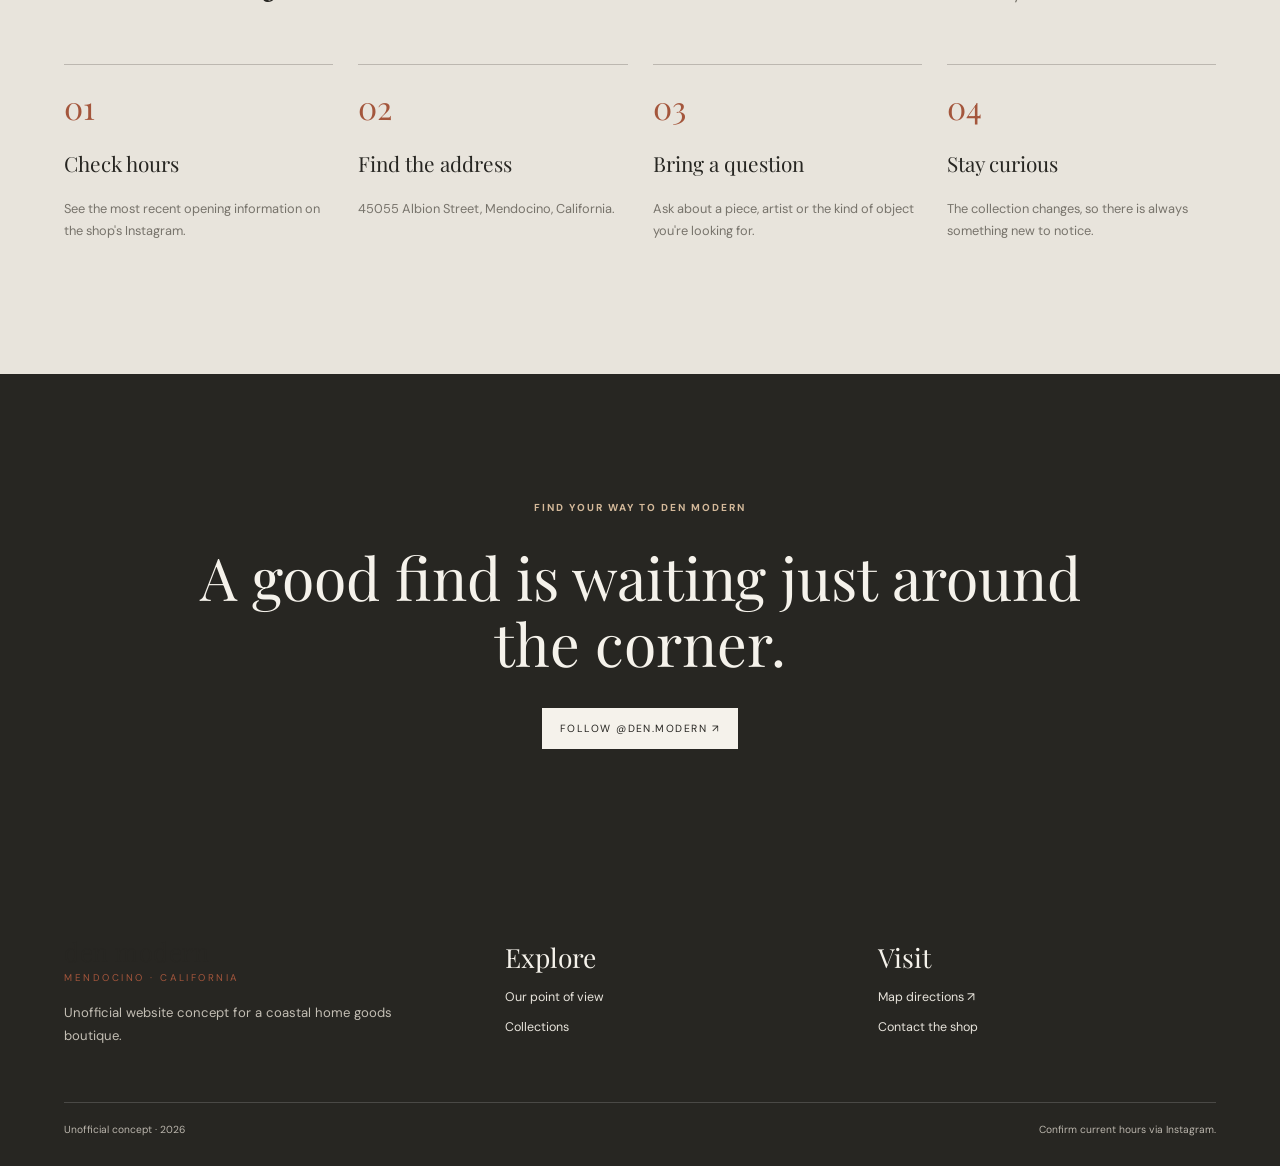
<file: visit.html>
<!doctype html><html lang="en"><head><meta charset="utf-8"><meta name="viewport" content="width=device-width,initial-scale=1"><title>Visit — Den Modern Concept</title><link rel="stylesheet" href="style.css"></head><body><div class="read-progress"></div><div class="concept-note">Unofficial concept • visit details to confirm</div><header class="site-header"><div class="nav-wrap"><a class="brand" href="index.html"><b>den modern</b>MENDOCINO · CALIFORNIA</a><button class="menu-toggle" aria-label="Open menu" aria-expanded="false">☰</button><nav class="site-nav"><a href="index.html">Home</a><a href="story.html">Our point of view</a><a href="collections.html">Collections</a><a href="visit.html" aria-current="page">Visit</a><a href="contact.html">Contact</a></nav><a class="nav-cta" href="contact.html">Get in touch ↗</a></div></header><main><section class="page-hero"><div class="inner"><span class="eyebrow">Mendocino, California</span><h1>Take the<br>coastal road.</h1><p>Plan your stop at Den Modern, find the shop and follow along for the newest arrivals.</p></div></section><section class="section"><div class="split"><div class="content" data-reveal><span class="eyebrow">On Albion Street</span><h2>Come see the collection in person.</h2><p>New and vintage pieces are best met up close. Visit the boutique on the Mendocino Coast and ask the team about the objects that caught your eye online.</p><p><strong>45055 Albion Street<br>Mendocino, CA</strong></p><p>Check the latest opening times on Instagram before travelling. Hours are not listed in this demo.</p><a class="button" href="https://maps.google.com/?q=45055+Albion+Street+Mendocino+CA" target="_blank" rel="noreferrer">Open map ↗</a></div><div class="photo photo--room" data-reveal><span class="photo-note">Illustrative interior photography</span></div></div></section><section class="section section--cream"><div class="section-head"><div><span class="eyebrow">Make a moment of it</span><h2>Before you arrive.</h2></div><p>Small helpful details make a shop visit feel easy. This section can be updated with confirmed hours, parking information and accessibility notes.</p></div><div class="steps"><div class="step"><b>01</b><h3>Check hours</h3><p>See the most recent opening information on the shop's Instagram.</p></div><div class="step"><b>02</b><h3>Find the address</h3><p>45055 Albion Street, Mendocino, California.</p></div><div class="step"><b>03</b><h3>Bring a question</h3><p>Ask about a piece, artist or the kind of object you're looking for.</p></div><div class="step"><b>04</b><h3>Stay curious</h3><p>The collection changes, so there is always something new to notice.</p></div></div></section><section class="section section--ink"><div class="quote-panel"><span class="eyebrow" style="color:var(--sand)">Find your way to Den Modern</span><blockquote>A good find is waiting just around the corner.</blockquote><a class="button button--light" href="https://www.instagram.com/den.modern/" target="_blank" rel="noreferrer">Follow @den.modern ↗</a></div></section></main><footer class="foot"><div class="foot-inner"><div><a class="brand" href="index.html"><b>den modern</b>MENDOCINO · CALIFORNIA</a><p>Unofficial website concept for a coastal home goods boutique.</p></div><div><h3>Explore</h3><div class="foot-links"><a href="story.html">Our point of view</a><a href="collections.html">Collections</a></div></div><div><h3>Visit</h3><div class="foot-links"><a href="https://maps.google.com/?q=45055+Albion+Street+Mendocino+CA" target="_blank" rel="noreferrer">Map directions ↗</a><a href="contact.html">Contact the shop</a></div></div></div><div class="foot-bottom"><span>Unofficial concept · 2026</span><span>Confirm current hours via Instagram.</span></div></footer><div class="toast" role="status"></div><script src="motion.js"></script></body></html>
</file>
<file: style.css>
@import url('https://fonts.googleapis.com/css2?family=DM+Sans:wght@400;500;600;700&family=Playfair+Display:ital,wght@0,500;0,600;0,700;1,500&display=swap');
:root{--ink:#272622;--cream:#e8e4dc;--paper:#f5f2eb;--muted:#77736b;--clay:#a4563c;--sand:#d4b99a;--line:rgba(39,38,34,.16);--serif:"Playfair Display",Georgia,serif;--sans:"DM Sans",Arial,sans-serif}*{box-sizing:border-box}html{scroll-behavior:smooth}body{margin:0;background:var(--paper);color:var(--ink);font:15px/1.7 var(--sans)}a{color:inherit;text-decoration:none}img{display:block;max-width:100%}button,input,textarea,select{font:inherit}.read-progress{height:3px;background:var(--clay);position:fixed;inset:0 auto auto 0;width:100%;transform:scaleX(0);transform-origin:left;z-index:20}.concept-note{padding:6px 20px;text-align:center;background:#272622;color:#e8e4dc;font-size:.65rem;letter-spacing:.15em;text-transform:uppercase}.site-header{position:sticky;top:3px;z-index:15;background:rgba(245,242,235,.94);backdrop-filter:blur(16px);border-bottom:1px solid var(--line)}.nav-wrap{max-width:1320px;margin:auto;padding:14px 5vw;display:flex;align-items:center;justify-content:space-between;gap:30px}.brand{font-size:.61rem;letter-spacing:.26em;color:var(--clay);line-height:1.1}.brand b{display:block;font:1.6rem/.95 var(--serif);letter-spacing:.02em;color:var(--ink)}.site-nav{display:flex;align-items:center;gap:26px;font-size:.68rem;text-transform:uppercase;letter-spacing:.14em}.site-nav a{opacity:.68;transition:.2s}.site-nav a:hover,.site-nav a[aria-current=page]{opacity:1;color:var(--clay)}.nav-cta,.button{display:inline-flex;align-items:center;justify-content:center;gap:12px;border:1px solid var(--ink);padding:11px 17px;text-transform:uppercase;letter-spacing:.14em;font-size:.65rem;transition:.25s;background:transparent;color:var(--ink)}.button:hover,.nav-cta:hover{background:var(--ink);color:var(--paper);transform:translateY(-2px)}.button--light{background:var(--paper);border-color:var(--paper)}.button--light:hover{background:var(--sand);border-color:var(--sand);color:var(--ink)}.menu-toggle{display:none;background:none;border:0;font-size:1.6rem;color:var(--ink)}.eyebrow{font-size:.63rem;text-transform:uppercase;letter-spacing:.2em;color:var(--clay);font-weight:700}.display{font:clamp(3.3rem,8.5vw,8.4rem)/.91 var(--serif);letter-spacing:-.06em;margin:.2em 0}.hero{position:relative;min-height:770px;display:grid;align-items:center;overflow:hidden;color:#f5f2eb;background:#51483d}.hero:before{content:"";position:absolute;inset:0;background:linear-gradient(90deg,rgba(28,28,25,.82),rgba(28,28,25,.08) 85%),url('https://images.unsplash.com/photo-1600210492486-724fe5c67fb0?auto=format&fit=crop&w=2000&q=85') center/cover;transform:scale(1.03);animation:heroDrift 24s ease-in-out infinite alternate}.hero:after{content:"";position:absolute;inset:0;background:linear-gradient(0deg,rgba(20,21,19,.23),transparent 46%)}.hero-inner{position:relative;z-index:1;max-width:1270px;width:90%;margin:95px auto 120px}.hero h1{max-width:860px}.hero h1 em{font-weight:500;color:var(--sand)}.hero-copy{max-width:460px;color:#e4dfd5;margin:27px 0 33px;font-size:1rem}.hero-actions{display:flex;gap:12px;flex-wrap:wrap}.hero-meta{position:absolute;z-index:2;bottom:29px;right:5vw;font-size:.65rem;letter-spacing:.15em;text-transform:uppercase;color:#e5dbcd}.rotate-word{display:inline-block;transition:opacity .24s,transform .24s}.rotate-word.is-switching{opacity:0;transform:translateY(9px)}.ticker{overflow:hidden;background:var(--clay);color:#fff;padding:14px 0;white-space:nowrap}.ticker-track{display:inline-flex;gap:34px;animation:marquee 32s linear infinite;font:.95rem var(--serif);letter-spacing:.1em;text-transform:uppercase}.ticker span:after{content:"✳";padding-left:34px;color:var(--sand)}.section{padding:120px 5vw}.section--cream{background:var(--cream)}.section--ink{background:#272622;color:var(--paper)}.section-head{max-width:1240px;margin:0 auto 56px;display:flex;align-items:end;justify-content:space-between;gap:35px}.section-head h2,.content h1,.page-hero h1{font:clamp(2.6rem,5.4vw,5.2rem)/1.01 var(--serif);letter-spacing:-.045em;margin:12px 0}.section-head p{max-width:400px;color:var(--muted);margin:0}.section--ink .section-head p{color:#c3beb4}.split{max-width:1240px;margin:auto;display:grid;grid-template-columns:1.04fr .96fr;gap:8vw;align-items:center}.photo{min-height:530px;background:#cbb89e center/cover;position:relative;overflow:hidden}.photo:after{content:"";position:absolute;inset:0;background:linear-gradient(0deg,rgba(23,23,21,.22),transparent 56%)}.photo--art{background-image:url('https://images.unsplash.com/photo-1579783902614-a3fb3927b6a5?auto=format&fit=crop&w=1200&q=85')}.photo--room{background-image:url('https://images.unsplash.com/photo-1600210492486-724fe5c67fb0?auto=format&fit=crop&w=1200&q=85')}.photo--object{background-image:url('https://images.unsplash.com/photo-1490312278390-ab64016e0aa9?auto=format&fit=crop&w=1200&q=85')}.photo-note{position:absolute;z-index:1;bottom:20px;left:23px;color:#fff;font-size:.6rem;text-transform:uppercase;letter-spacing:.16em}.content h2{font:clamp(2.6rem,5vw,5rem)/1.03 var(--serif);letter-spacing:-.04em;margin:14px 0 24px}.content p{color:var(--muted);max-width:570px}.section--ink .content p{color:#c3beb4}.text-link{display:inline-flex;gap:14px;align-items:center;margin-top:22px;font-size:.66rem;letter-spacing:.14em;text-transform:uppercase;border-bottom:1px solid var(--clay);padding-bottom:9px}.text-link span{color:var(--clay);font-size:1.2rem;transition:transform .2s}.text-link:hover span{transform:translateX(6px)}.stats{display:grid;grid-template-columns:repeat(3,1fr);gap:18px;margin-top:38px;border-top:1px solid var(--line);padding-top:24px}.stat strong{display:block;font:1.9rem var(--serif);color:var(--clay)}.stat span{color:var(--muted);font-size:.65rem;text-transform:uppercase;letter-spacing:.12em}.cards{max-width:1240px;margin:auto;display:grid;grid-template-columns:repeat(3,1fr);gap:17px}.card{position:relative;overflow:hidden;background:#c9b79f;min-height:460px;display:flex;align-items:end;color:#fff}.card:before{content:"";position:absolute;inset:0;background:linear-gradient(0deg,rgba(24,23,21,.79),rgba(24,23,21,.02) 70%),var(--image) center/cover;transition:transform .8s}.card:hover:before{transform:scale(1.055)}.card-body{position:relative;z-index:1;padding:27px}.card h3{font:2.15rem/1.05 var(--serif);margin:10px 0}.card p{color:#e5dfd5;max-width:290px}.card .eyebrow{color:var(--sand)}.card--portrait{min-height:520px}.feature-band{max-width:1240px;margin:auto;display:grid;grid-template-columns:1.05fr .95fr;min-height:540px;background:var(--sand);color:var(--ink)}.feature-band__image{background:url('https://images.unsplash.com/photo-1577083288073-40892c0860a4?auto=format&fit=crop&w=1300&q=85') center/cover}.feature-band__copy{padding:clamp(35px,7vw,90px);display:flex;flex-direction:column;justify-content:center}.feature-band h2{font:clamp(2.8rem,5vw,5.2rem)/1 var(--serif);margin:15px 0}.feature-band p{max-width:510px;color:#4a463e}.steps{max-width:1240px;margin:auto;display:grid;grid-template-columns:repeat(4,1fr);gap:25px}.step{border-top:1px solid rgba(39,38,34,.23);padding-top:20px}.section--ink .step{border-color:rgba(255,255,255,.24)}.step b{font:2rem var(--serif);color:var(--clay)}.section--ink .step b{color:var(--sand)}.step h3{font:1.3rem var(--serif)}.step p{font-size:.8rem;color:var(--muted)}.section--ink .step p{color:#c3beb4}.quote-panel{max-width:960px;margin:auto;text-align:center}.quote-panel blockquote{font:clamp(2.2rem,4.6vw,4.2rem)/1.12 var(--serif);margin:24px 0 32px}.page-hero{background:#3b3933;color:var(--paper);padding:130px 6vw 110px;position:relative;overflow:hidden}.page-hero:after{content:"";position:absolute;width:42vw;height:42vw;border:1px solid rgba(212,185,154,.3);right:-8vw;top:-23vw;transform:rotate(35deg);box-shadow:0 0 0 42px rgba(212,185,154,.05),0 0 0 84px rgba(212,185,154,.04)}.page-hero .inner{position:relative;z-index:1;max-width:1200px;margin:auto}.page-hero p{max-width:570px;color:#d0cbc0}.content{max-width:1240px;margin:auto}.prose{max-width:800px}.prose p{margin:1.25em 0;color:var(--muted)}.prose h2{font:2.2rem var(--serif);margin-top:2em}.filter-bar{max-width:1240px;margin:0 auto 34px;display:flex;gap:10px;flex-wrap:wrap}.filter-bar button{border:1px solid var(--line);background:transparent;padding:9px 14px;color:var(--ink);font-size:.65rem;text-transform:uppercase;letter-spacing:.12em;cursor:pointer}.filter-bar button.is-active,.filter-bar button:hover{background:var(--ink);color:var(--paper)}.gallery-grid{max-width:1240px;margin:auto;display:grid;grid-template-columns:repeat(3,1fr);gap:15px}.gallery-item{min-height:390px;background:var(--image) center/cover;position:relative;display:flex;align-items:end;color:white;overflow:hidden}.gallery-item:after{content:"";position:absolute;inset:30% 0 0;background:linear-gradient(0deg,rgba(25,24,21,.72),transparent)}.gallery-item span{position:relative;z-index:1;padding:21px;font:1.35rem var(--serif)}.gallery-item:nth-child(2){min-height:480px}.gallery-item:nth-child(4){min-height:450px}.contact-grid{max-width:1240px;margin:auto;display:grid;grid-template-columns:.9fr 1.1fr;gap:8vw}.contact-details p{color:var(--muted)}.contact-form{display:grid;grid-template-columns:1fr 1fr;gap:18px}.field{display:flex;flex-direction:column;gap:8px}.field--full{grid-column:1/-1}.field label{font-size:.66rem;text-transform:uppercase;letter-spacing:.14em}.field input,.field select,.field textarea{border:0;border-bottom:1px solid var(--line);background:transparent;padding:12px 2px;outline:none}.field textarea{min-height:120px;resize:vertical}.contact-form .button{justify-self:start}.foot{background:#272622;color:#f5f2eb;padding:70px 5vw 28px}.foot-inner{max-width:1240px;margin:auto;display:grid;grid-template-columns:1.2fr 1fr 1fr;gap:35px}.foot p{color:#c3beb4;font-size:.82rem;max-width:360px}.foot h3{font:1.65rem var(--serif);margin:0 0 12px}.foot-links{display:grid;gap:9px;font-size:.78rem;color:#e8e4dc}.foot-bottom{max-width:1240px;margin:42px auto 0;border-top:1px solid rgba(255,255,255,.16);padding-top:18px;display:flex;justify-content:space-between;color:#bbb6ad;font-size:.64rem}.toast{position:fixed;z-index:30;bottom:24px;left:50%;transform:translate(-50%,20px);opacity:0;background:#272622;color:#fff;padding:14px 20px;max-width:90vw;font-size:.82rem;transition:.3s;pointer-events:none}.toast.is-visible{opacity:1;transform:translate(-50%,0)}[data-reveal]{opacity:0;transform:translateY(24px);transition:opacity .7s ease,transform .7s ease}[data-reveal].is-visible{opacity:1;transform:none}.page-hero [data-reveal]{opacity:1;transform:none}[hidden]{display:none!important}@keyframes marquee{to{transform:translateX(-50%)}}@keyframes heroDrift{to{transform:scale(1.08) translateX(-1%)}}@media(max-width:850px){.site-nav{display:none;position:absolute;left:0;right:0;top:100%;background:var(--paper);padding:22px 5vw 28px;flex-direction:column;align-items:stretch;border-bottom:1px solid var(--line)}.site-nav.is-open{display:flex}.menu-toggle{display:block}.nav-cta{display:none}.hero{min-height:680px}.hero-inner{margin:80px auto}.section{padding:85px 6vw}.section-head,.split,.feature-band,.contact-grid{grid-template-columns:1fr;display:grid}.section-head{align-items:start}.cards{grid-template-columns:1fr 1fr}.card{min-height:390px}.steps{grid-template-columns:1fr 1fr}.feature-band__image{min-height:350px}.foot-inner{grid-template-columns:1fr 1fr}.foot-inner>div:first-child{grid-column:1/-1}.gallery-grid{grid-template-columns:1fr 1fr}}@media(max-width:560px){.hero{min-height:640px}.display{font-size:clamp(3.1rem,15vw,5.1rem)}.hero-meta{right:auto;left:6vw}.stats{grid-template-columns:1fr;gap:9px}.cards{grid-template-columns:1fr}.card,.card--portrait{min-height:430px}.steps{grid-template-columns:1fr}.gallery-grid{grid-template-columns:1fr}.gallery-item,.gallery-item:nth-child(2),.gallery-item:nth-child(4){min-height:390px}.contact-form{grid-template-columns:1fr}.field--full{grid-column:auto}.page-hero{padding:95px 6vw 80px}.foot-inner{grid-template-columns:1fr}.foot-inner>div:first-child{grid-column:auto}.foot-bottom{display:block}.foot-bottom span{display:block;margin-top:9px}}@media(prefers-reduced-motion:reduce){html{scroll-behavior:auto}*,*:before,*:after{animation-duration:.01ms!important;animation-iteration-count:1!important;transition-duration:.01ms!important}[data-reveal]{opacity:1;transform:none}}
</file>
